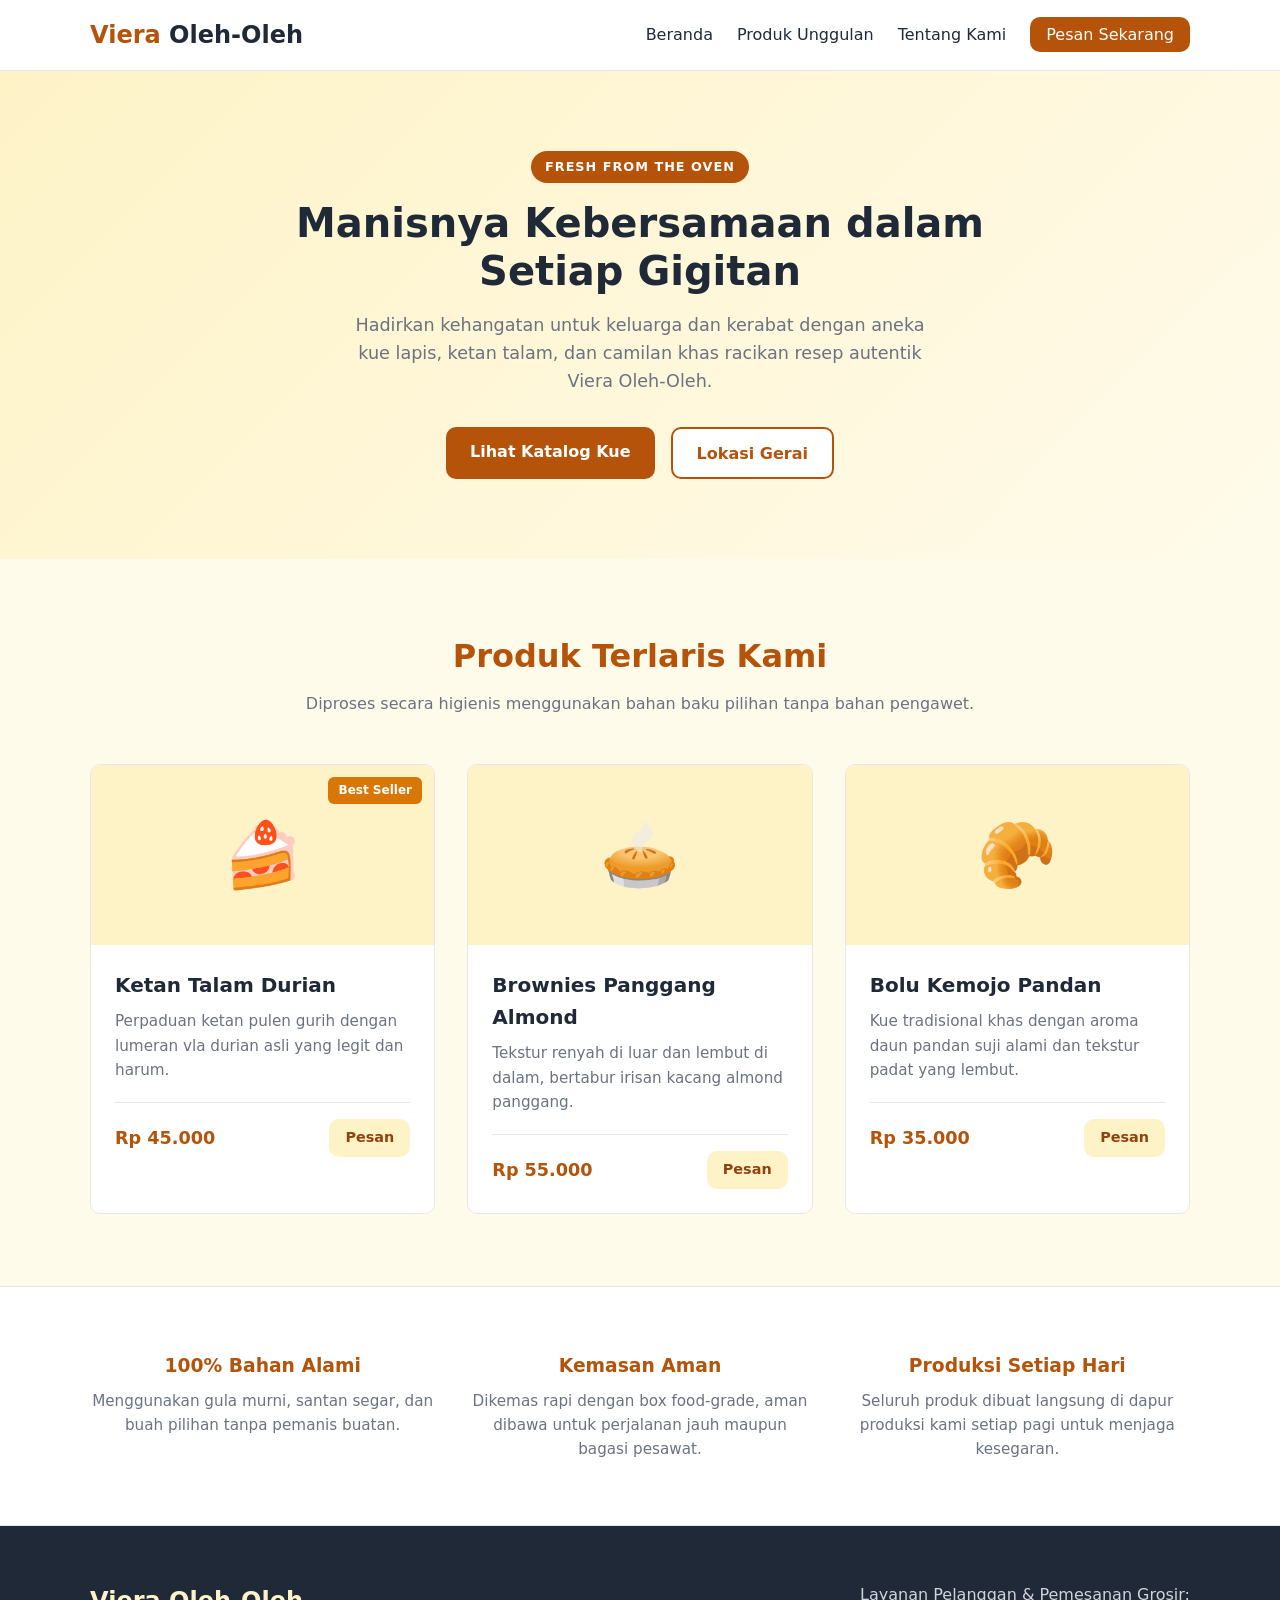
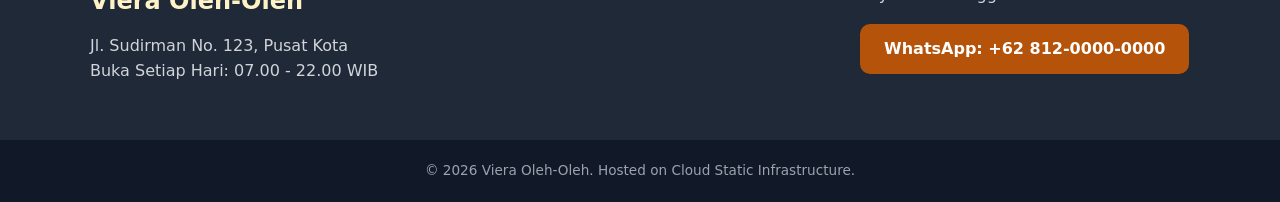
<file: Index.html>
<!DOCTYPE html>
<html lang="id">
<head>
    <meta charset="UTF-8">
    <meta name="viewport" content="width=device-width, initial-scale=1.0">
    <meta name="description" content="Viera Oleh-Oleh - Pusat kue dan oleh-oleh khas terbaik, fresh dari oven setiap hari.">
    <title>Viera Oleh-Oleh | Kue & Buah Tangan Khas</title>
    <link rel="stylesheet" href="style.css">
</head>
<body>
    <!-- Navigasi -->
    <header class="navbar">
        <div class="container nav-content">
            <a href="index.html" class="brand-logo">Viera <span>Oleh-Oleh</span></a>
            <nav>
                <ul class="nav-links">
                    <li><a href="#beranda">Beranda</a></li>
                    <li><a href="#produk">Produk Unggulan</a></li>
                    <li><a href="#tentang">Tentang Kami</a></li>
                    <li><a href="#kontak" class="btn-nav">Pesan Sekarang</a></li>
                </ul>
            </nav>
        </div>
    </header>

    <!-- Hero Section -->
    <section id="beranda" class="hero">
        <div class="container hero-content">
            <span class="badge">Fresh From The Oven</span>
            <h1>Manisnya Kebersamaan dalam Setiap Gigitan</h1>
            <p>Hadirkan kehangatan untuk keluarga dan kerabat dengan aneka kue lapis, ketan talam, dan camilan khas racikan resep autentik Viera Oleh-Oleh.</p>
            <div class="hero-buttons">
                <a href="#produk" class="btn-primary">Lihat Katalog Kue</a>
                <a href="#kontak" class="btn-secondary">Lokasi Gerai</a>
            </div>
        </div>
    </section>

    <!-- Produk Unggulan -->
    <section id="produk" class="products">
        <div class="container">
            <div class="section-header">
                <h2>Produk Terlaris Kami</h2>
                <p>Diproses secara higienis menggunakan bahan baku pilihan tanpa bahan pengawet.</p>
            </div>
            
            <div class="product-grid">
                <article class="product-card">
                    <div class="product-badge">Best Seller</div>
                    <div class="product-img-placeholder">🍰</div>
                    <div class="product-info">
                        <h3>Ketan Talam Durian</h3>
                        <p>Perpaduan ketan pulen gurih dengan lumeran vla durian asli yang legit dan harum.</p>
                        <div class="product-footer">
                            <span class="price">Rp 45.000</span>
                            <a href="https://wa.me/6281200000000?text=Halo%20Viera%20Oleh-Oleh,%20saya%20mau%20pesan%20Ketan%20Talam%20Durian" target="_blank" class="btn-order">Pesan</a>
                        </div>
                    </div>
                </article>

                <article class="product-card">
                    <div class="product-img-placeholder">🥧</div>
                    <div class="product-info">
                        <h3>Brownies Panggang Almond</h3>
                        <p>Tekstur renyah di luar dan lembut di dalam, bertabur irisan kacang almond panggang.</p>
                        <div class="product-footer">
                            <span class="price">Rp 55.000</span>
                            <a href="https://wa.me/6281200000000?text=Halo%20Viera%20Oleh-Oleh,%20saya%20mau%20pesan%20Brownies%20Almond" target="_blank" class="btn-order">Pesan</a>
                        </div>
                    </div>
                </article>

                <article class="product-card">
                    <div class="product-img-placeholder">🥐</div>
                    <div class="product-info">
                        <h3>Bolu Kemojo Pandan</h3>
                        <p>Kue tradisional khas dengan aroma daun pandan suji alami dan tekstur padat yang lembut.</p>
                        <div class="product-footer">
                            <span class="price">Rp 35.000</span>
                            <a href="https://wa.me/6281200000000?text=Halo%20Viera%20Oleh-Oleh,%20saya%20mau%20pesan%20Bolu%20Kemojo" target="_blank" class="btn-order">Pesan</a>
                        </div>
                    </div>
                </article>
            </div>
        </div>
    </section>

    <!-- Keunggulan / Tentang -->
    <section id="tentang" class="features">
        <div class="container feature-grid">
            <div class="feature-item">
                <h3>100% Bahan Alami</h3>
                <p>Menggunakan gula murni, santan segar, dan buah pilihan tanpa pemanis buatan.</p>
            </div>
            <div class="feature-item">
                <h3>Kemasan Aman</h3>
                <p>Dikemas rapi dengan box food-grade, aman dibawa untuk perjalanan jauh maupun bagasi pesawat.</p>
            </div>
            <div class="feature-item">
                <h3>Produksi Setiap Hari</h3>
                <p>Seluruh produk dibuat langsung di dapur produksi kami setiap pagi untuk menjaga kesegaran.</p>
            </div>
        </div>
    </section>

    <!-- Footer & Kontak -->
    <footer id="kontak" class="footer">
        <div class="container footer-content">
            <div class="footer-brand">
                <h3>Viera <span>Oleh-Oleh</span></h3>
                <p>Jl. Sudirman No. 123, Pusat Kota<br>Buka Setiap Hari: 07.00 - 22.00 WIB</p>
            </div>
            <div class="footer-links">
                <p>Layanan Pelanggan & Pemesanan Grosir:</p>
                <a href="https://wa.me/6281200000000" target="_blank" class="btn-primary">WhatsApp: +62 812-0000-0000</a>
            </div>
        </div>
        <div class="footer-bottom">
            <p>&copy; 2026 Viera Oleh-Oleh. Hosted on Cloud Static Infrastructure.</p>
        </div>
    </footer>
</body>
</html>
</file>
<file: style.css>
/* Reset & Variabel Warna Brand Viera Oleh-Oleh */
:root {
    --primary: #B45309;       /* Cokelat Karamel / Panggang */
    --primary-dark: #92400E;
    --secondary: #FEF3C7;     /* Krem Lembut */
    --accent: #D97706;        /* Emas Keemasan */
    --text-dark: #1F2937;
    --text-muted: #6B7280;
    --bg-light: #FFFBEB;
    --white: #FFFFFF;
    --border: #E5E7EB;
    --radius: 10px;
}

* {
    margin: 0;
    padding: 0;
    box-sizing: border-box;
    font-family: system-ui, -apple-system, 'Segoe UI', Roboto, Helvetica, Arial, sans-serif;
}

html {
    scroll-behavior: smooth;
}

body {
    background-color: var(--bg-light);
    color: var(--text-dark);
    line-height: 1.6;
}

.container {
    width: 90%;
    max-width: 1100px;
    margin: 0 auto;
}

/* Navigasi */
.navbar {
    background-color: var(--white);
    border-bottom: 1px solid var(--border);
    position: sticky;
    top: 0;
    z-index: 100;
    padding: 1rem 0;
}

.nav-content {
    display: flex;
    justify-content: space-between;
    align-items: center;
}

.brand-logo {
    font-size: 1.5rem;
    font-weight: 800;
    color: var(--primary);
    text-decoration: none;
}

.brand-logo span {
    color: var(--text-dark);
    font-weight: 600;
}

.nav-links {
    list-style: none;
    display: flex;
    gap: 1.5rem;
    align-items: center;
}

.nav-links a {
    text-decoration: none;
    color: var(--text-dark);
    font-weight: 500;
    transition: color 0.2s;
}

.nav-links a:hover {
    color: var(--primary);
}

.btn-nav {
    background-color: var(--primary);
    color: var(--white) !important;
    padding: 0.5rem 1rem;
    border-radius: var(--radius);
}

.btn-nav:hover {
    background-color: var(--primary-dark);
}

/* Tombol Umum */
.btn-primary, .btn-secondary, .btn-order {
    display: inline-block;
    text-decoration: none;
    font-weight: 600;
    border-radius: var(--radius);
    transition: all 0.2s ease;
    cursor: pointer;
}

.btn-primary {
    background-color: var(--primary);
    color: var(--white);
    padding: 0.75rem 1.5rem;
}

.btn-primary:hover {
    background-color: var(--primary-dark);
}

.btn-secondary {
    background-color: var(--white);
    color: var(--primary);
    border: 2px solid var(--primary);
    padding: 0.7rem 1.5rem;
}

.btn-secondary:hover {
    background-color: var(--secondary);
}

/* Hero Section */
.hero {
    padding: 5rem 0;
    background: linear-gradient(135deg, var(--secondary) 0%, var(--bg-light) 100%);
    text-align: center;
}

.badge {
    display: inline-block;
    background-color: var(--primary);
    color: var(--white);
    font-size: 0.8rem;
    font-weight: 700;
    text-transform: uppercase;
    letter-spacing: 1px;
    padding: 0.35rem 0.9rem;
    border-radius: 50px;
    margin-bottom: 1rem;
}

.hero h1 {
    font-size: 2.5rem;
    color: var(--text-dark);
    max-width: 700px;
    margin: 0 auto 1rem;
    line-height: 1.2;
}

.hero p {
    color: var(--text-muted);
    max-width: 600px;
    margin: 0 auto 2rem;
    font-size: 1.1rem;
}

.hero-buttons {
    display: flex;
    gap: 1rem;
    justify-content: center;
    flex-wrap: wrap;
}

/* Produk Section */
.products {
    padding: 4.5rem 0;
}

.section-header {
    text-align: center;
    margin-bottom: 3rem;
}

.section-header h2 {
    font-size: 2rem;
    color: var(--primary);
    margin-bottom: 0.5rem;
}

.section-header p {
    color: var(--text-muted);
}

.product-grid {
    display: grid;
    grid-template-columns: repeat(auto-fit, minmax(280px, 1fr));
    gap: 2rem;
}

.product-card {
    background: var(--white);
    border: 1px solid var(--border);
    border-radius: var(--radius);
    overflow: hidden;
    position: relative;
    transition: transform 0.2s, box-shadow 0.2s;
}

.product-card:hover {
    transform: translateY(-4px);
    box-shadow: 0 10px 20px rgba(0, 0, 0, 0.06);
}

.product-badge {
    position: absolute;
    top: 12px;
    right: 12px;
    background-color: var(--accent);
    color: var(--white);
    font-size: 0.75rem;
    font-weight: 700;
    padding: 0.25rem 0.65rem;
    border-radius: 6px;
}

.product-img-placeholder {
    height: 180px;
    background-color: var(--secondary);
    display: flex;
    align-items: center;
    justify-content: center;
    font-size: 4rem;
}

.product-info {
    padding: 1.5rem;
}

.product-info h3 {
    font-size: 1.25rem;
    margin-bottom: 0.5rem;
}

.product-info p {
    color: var(--text-muted);
    font-size: 0.95rem;
    margin-bottom: 1.25rem;
}

.product-footer {
    display: flex;
    justify-content: space-between;
    align-items: center;
    border-top: 1px solid var(--border);
    padding-top: 1rem;
}

.price {
    font-weight: 700;
    font-size: 1.1rem;
    color: var(--primary);
}

.btn-order {
    background-color: var(--secondary);
    color: var(--primary-dark);
    padding: 0.45rem 1rem;
    font-size: 0.9rem;
}

.btn-order:hover {
    background-color: var(--primary);
    color: var(--white);
}

/* Keunggulan */
.features {
    background-color: var(--white);
    padding: 4rem 0;
    border-top: 1px solid var(--border);
    border-bottom: 1px solid var(--border);
}

.feature-grid {
    display: grid;
    grid-template-columns: repeat(auto-fit, minmax(250px, 1fr));
    gap: 2rem;
    text-align: center;
}

.feature-item h3 {
    color: var(--primary);
    margin-bottom: 0.5rem;
}

.feature-item p {
    color: var(--text-muted);
    font-size: 0.95rem;
}

/* Footer */
.footer {
    background-color: var(--text-dark);
    color: var(--white);
    padding-top: 3.5rem;
}

.footer-content {
    display: flex;
    justify-content: space-between;
    flex-wrap: wrap;
    gap: 2rem;
    padding-bottom: 2.5rem;
}

.footer-brand h3 {
    font-size: 1.5rem;
    color: var(--secondary);
    margin-bottom: 0.75rem;
}

.footer-brand p, .footer-links p {
    color: #D1D5DB;
    margin-bottom: 1rem;
}

.footer-bottom {
    background-color: #111827;
    text-align: center;
    padding: 1.25rem 0;
    font-size: 0.85rem;
    color: #9CA3AF;
}

/* Halaman Error (error.html) */
.error-body {
    display: flex;
    align-items: center;
    justify-content: center;
    min-height: 100vh;
    padding: 1.5rem;
}

.error-container {
    max-width: 520px;
    width: 100%;
    text-align: center;
}

.error-card {
    background-color: var(--white);
    padding: 3rem 2rem;
    border-radius: var(--radius);
    border: 1px solid var(--border);
    box-shadow: 0 10px 25px rgba(0, 0, 0, 0.05);
}

.error-icon {
    font-size: 4rem;
    margin-bottom: 0.5rem;
}

.error-code {
    font-size: 4.5rem;
    font-weight: 800;
    color: var(--primary);
    line-height: 1;
    margin-bottom: 0.5rem;
}

.error-card h2 {
    font-size: 1.35rem;
    margin-bottom: 0.75rem;
}

.error-card p {
    color: var(--text-muted);
    margin-bottom: 2rem;
    font-size: 0.95rem;
}

.error-actions {
    display: flex;
    gap: 0.75rem;
    justify-content: center;
    flex-wrap: wrap;
}

/* Responsif Mobile */
@media (max-width: 640px) {
    .nav-links {
        display: none;
    }
    .hero h1 {
        font-size: 1.9rem;
    }
}
</file>
